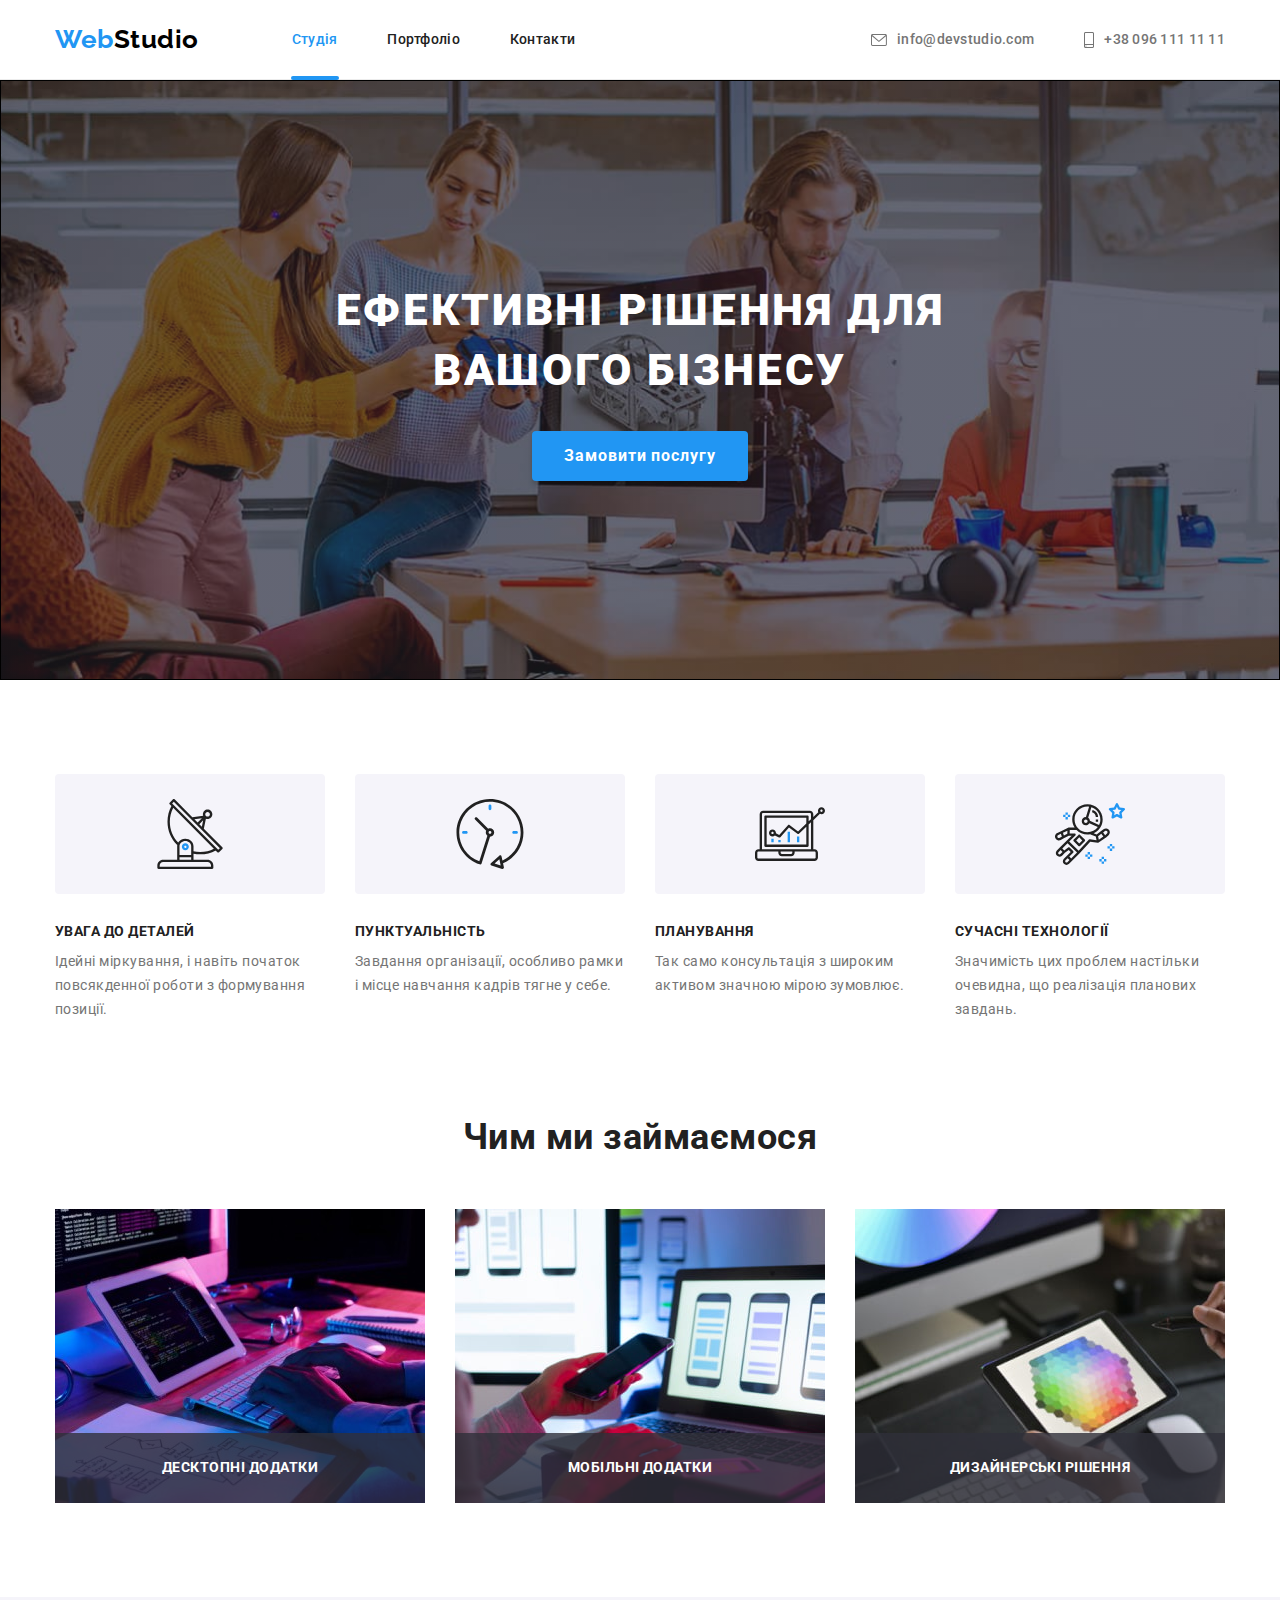
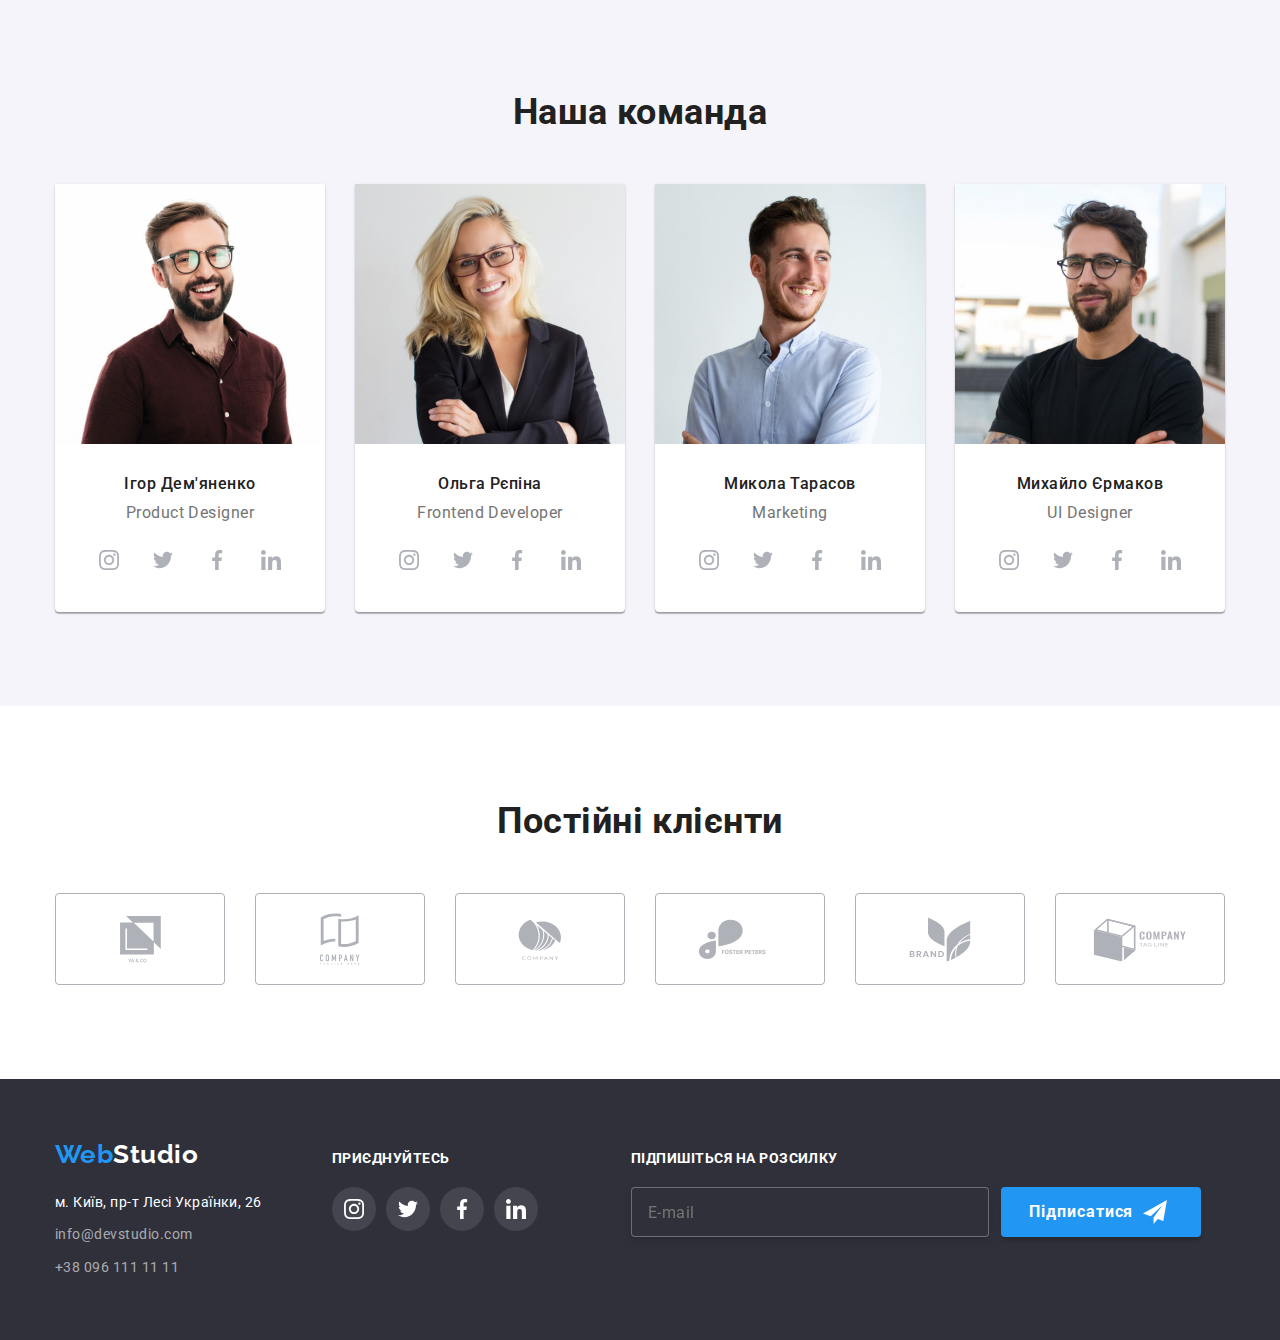
<file: index.html>
<!DOCTYPE html>
<html lang="en">
  <head>
    <meta charset="UTF-8" />
    <meta http-equiv="X-UA-Compatible" content="IE=edge" />
    <meta name="viewport" content="width=device-width, initial-scale=1.0" />
    <title>Document</title>
    <link
      href="https://fonts.googleapis.com/css2?family=Raleway:wght@700&family=Roboto:wght@400;500;700;900&display=swap"
      rel="stylesheet"
    />
    <link
      rel="stylesheet"
      href="https://cdnjs.cloudflare.com/ajax/libs/modern-normalize/1.1.0/modern-normalize.min.css"
    />
    <link rel="stylesheet" href="./css/styles.css" />
  </head>
  <body class="page">
    <header class="page-header">
      <div class="container main-nav">
        <nav class="site-nav">
          <a class="logo link" href="./index.html" aria-label="Логотип"
            ><span class="logo-accent">Web</span
            ><span class="logo-black">Studio</span>
          </a>

          <ul class="list">
            <li class="nav">
              <a href="./index.html" class="link current current-studio"
                >Студія</a
              >
            </li>
            <li class="nav">
              <a href="./portfolio.html" class="link">Портфоліо</a>
            </li>
            <li class="nav"><a href="#" class="link">Контакти</a></li>
          </ul>
        </nav>
        <ul class="contacts list">
          <li class="nav">
            <a class="link" href="mailto:info@devstudio.com">
              <svg class="icon" width="16" height="12">
                <use href="./images/icons.svg#icon-envelope"></use></svg
              >info@devstudio.com</a
            >
          </li>
          <li class="nav">
            <a class="link" href="tel:+380961111111">
              <svg class="icon" width="10" height="16">
                <use href="./images/icons.svg#icon-smartphone"></use></svg
              >+38 096 111 11 11</a
            >
          </li>
        </ul>
      </div>
    </header>
    <main>
      <section class="hero">
        <div class="hero-content">
          <h1 class="hero-title">Ефективні рішення для вашого бізнесу</h1>
          <button class="button-primery" type="button" data-modal-open>
            Замовити послугу
          </button>
        </div>
        <div class="backdrop is-hidden" data-modal>
          <div class="modal">
            <button class="close-button" type="button" data-modal-close>
              <svg class="close" width="18" height="18">
                <use href="./images/icons.svg#icon-close"></use>
              </svg>
            </button>

            <form class="form">
              <p class="form-title">Залиште свої дані, ми вам передзвонимо</p>
              <div class="form-field">
                <label for="name">Ім'я</label>
                <input type="text" name="name" id="name" />
                <svg class="icon-form" width="18" height="18">
                  <use href="./images/icons.svg#icon-person"></use>
                </svg>
              </div>
              <div class="form-field">
                <label for="tel">Телефон</label>

                <input type="number" name="tel" id="tel" />
                <svg class="icon-form" width="18" height="18">
                  <use href="./images/icons.svg#icon-phone"></use>
                </svg>
              </div>
              <div class="form-field">
                <label for="email">Пошта</label>

                <input type="email" name="email" id="email" />
                <svg class="icon-form" width="18" height="18">
                  <use href="./images/icons.svg#icon-email"></use>
                </svg>
              </div>
              <div class="form-field comment">
                <label for="comment">Коментар</label>
                <textarea
                  name="comment"
                  id="comment"
                  placeholder="Введіть текст"
                ></textarea>
              </div>
              <div class="policy">
                <label for="policy">
                  <input
                    class="checkbox"
                    type="checkbox"
                    name="policy"
                    id="policy"
                  />
                  <span class="check-icon">
                    <svg width="11" height="8">
                      <use href="./images/icons.svg#icon-check"></use>
                    </svg>
                  </span>
                  Погоджуюся з розсилкою та приймаю<a
                    class="policy-link"
                    href="#"
                    target="_blank"
                    >Умови договору</a
                  ></label
                >
              </div>
              <button class="form-button" type="submit">Відправити</button>
            </form>
          </div>
        </div>
      </section>

      <section class="section properties">
        <div class="container">
          <h2 class="visually-hidden">Особливості</h2>
          <ul class="list items">
            <li class="descrip">
              <div class="prop-picture">
                <svg width="70" height="70">
                  <use href="./images/icons.svg#icon-antenna"></use>
                </svg>
              </div>
              <h3 class="title">УВАГА ДО ДЕТАЛЕЙ</h3>
              <p class="text">
                Ідейні міркування, і навіть початок повсякденної роботи з
                формування позиції.
              </p>
            </li>
            <li class="descrip">
              <div class="prop-picture">
                <svg width="70" height="70">
                  <use href="./images/icons.svg#icon-clock"></use>
                </svg>
              </div>
              <h3 class="title">ПУНКТУАЛЬНІСТЬ</h3>
              <p class="text">
                Завдання організації, особливо рамки і місце навчання кадрів
                тягне у себе.
              </p>
            </li>
            <li class="descrip">
              <div class="prop-picture">
                <svg width="70" height="70">
                  <use href="./images/icons.svg#icon-diagram"></use>
                </svg>
              </div>
              <h3 class="title">ПЛАНУВАННЯ</h3>
              <p class="text">
                Так само консультація з широким активом значною мірою зумовлює.
              </p>
            </li>
            <li class="descrip">
              <div class="prop-picture">
                <svg width="70" height="70">
                  <use href="./images/icons.svg#icon-astronaut"></use>
                </svg>
              </div>
              <h3 class="title">СУЧАСНІ ТЕХНОЛОГІЇ</h3>
              <p class="text">
                Значимість цих проблем настільки очевидна, що реалізація
                планових завдань.
              </p>
            </li>
          </ul>
        </div>
      </section>
      <section class="section">
        <div class="container">
          <h2 class="main-title">Чим ми займаємося</h2>
          <ul class="list work">
            <li class="pictures">
              <img
                class="work-picture"
                src="./images/box1.jpg"
                alt="Робота з десктоп"
                width="370"
                height="294"
              />
              <p class="picture-desc">Десктопні додатки</p>
            </li>
            <li class="pictures">
              <img
                class="work-picture"
                src="./images/box2.jpg"
                alt="Робота з мобільними пристроями"
                width="370"
                height="294"
              />
              <p class="picture-desc">Мобільні додатки</p>
            </li>
            <li class="pictures">
              <img
                class="work-picture"
                src="./images/box3.jpg"
                alt="Робота з планшетами"
                width="370"
                height="294"
              />
              <p class="picture-desc">Дизайнерські рішення</p>
            </li>
          </ul>
        </div>
      </section>

      <section class="team">
        <div class="container">
          <h2 class="main-title">Наша команда</h2>
          <ul class="list team-list">
            <li class="team-item">
              <div class="team-thumb">
                <img
                  class="photo"
                  src="./images/photo1.jpg"
                  alt="Фото Ігора"
                  width="270"
                  height="260"
                />
                <h3 class="subtitle">Ігор Дем'яненко</h3>
                <p class="desc">Product Designer</p>
                <ul class="list soc-med-list">
                  <li class="soc-med-item">
                    <a
                      class="soc-med-link"
                      href="#"
                      target="_blank"
                      aria-label="Instagram"
                    >
                      <svg width="20" height="20">
                        <use href="./images/icons.svg#icon-instagram"></use>
                      </svg>
                    </a>
                  </li>
                  <li class="soc-med-item">
                    <a
                      class="soc-med-link"
                      href="#"
                      target="_blank"
                      aria-label="Twitter"
                    >
                      <svg width="20" height="20">
                        <use href="./images/icons.svg#icon-twitter"></use>
                      </svg>
                    </a>
                  </li>
                  <li class="soc-med-item">
                    <a
                      class="soc-med-link"
                      href="#"
                      target="_blank"
                      aria-label="Facebook"
                    >
                      <svg width="20" height="20">
                        <use href="./images/icons.svg#icon-facebook"></use>
                      </svg>
                    </a>
                  </li>
                  <li class="soc-med-item">
                    <a
                      class="soc-med-link"
                      href="#"
                      target="_blank"
                      aria-label="Linkedin"
                    >
                      <svg width="20" height="20">
                        <use href="./images/icons.svg#icon-linkedin"></use>
                      </svg>
                    </a>
                  </li>
                </ul>
              </div>
            </li>
            <li class="team-item">
              <div class="team-thumb">
                <img
                  class="photo"
                  src="./images/photo2.jpg"
                  alt="Фото Ольги"
                  width="270"
                  height="260"
                />

                <h3 class="subtitle">Ольга Рєпіна</h3>
                <p class="desc">Frontend Developer</p>
                <ul class="list soc-med-list">
                  <li class="soc-med-item">
                    <a
                      class="soc-med-link"
                      href="#"
                      target="_blank"
                      aria-label="Instagram"
                    >
                      <svg width="20" height="20">
                        <use href="./images/icons.svg#icon-instagram"></use>
                      </svg>
                    </a>
                  </li>
                  <li class="soc-med-item">
                    <a
                      class="soc-med-link"
                      href="#"
                      target="_blank"
                      aria-label="Twitter"
                    >
                      <svg width="20" height="20">
                        <use href="./images/icons.svg#icon-twitter"></use>
                      </svg>
                    </a>
                  </li>
                  <li class="soc-med-item">
                    <a
                      class="soc-med-link"
                      href="#"
                      target="_blank"
                      aria-label="Facebook"
                    >
                      <svg width="20" height="20">
                        <use href="./images/icons.svg#icon-facebook"></use>
                      </svg>
                    </a>
                  </li>
                  <li class="soc-med-item">
                    <a
                      class="soc-med-link"
                      href="#"
                      target="_blank"
                      aria-label="Linkedin"
                    >
                      <svg width="20" height="20">
                        <use href="./images/icons.svg#icon-linkedin"></use>
                      </svg>
                    </a>
                  </li>
                </ul>
              </div>
            </li>
            <li class="team-item">
              <div class="team-thumb">
                <img
                  class="photo"
                  src="./images/photo3.jpg"
                  alt="Фото Миколи"
                  width="270"
                  height="260"
                />

                <h3 class="subtitle">Микола Тарасов</h3>
                <p class="desc">Marketing</p>
                <ul class="list soc-med-list">
                  <li class="soc-med-item">
                    <a
                      class="soc-med-link"
                      href="#"
                      target="_blank"
                      aria-label="Instagram"
                    >
                      <svg width="20" height="20">
                        <use href="./images/icons.svg#icon-instagram"></use>
                      </svg>
                    </a>
                  </li>
                  <li class="soc-med-item">
                    <a
                      class="soc-med-link"
                      href="#"
                      target="_blank"
                      aria-label="Twitter"
                    >
                      <svg width="20" height="20">
                        <use href="./images/icons.svg#icon-twitter"></use>
                      </svg>
                    </a>
                  </li>
                  <li class="soc-med-item">
                    <a
                      class="soc-med-link"
                      href="#"
                      target="_blank"
                      aria-label="Facebook"
                    >
                      <svg width="20" height="20">
                        <use href="./images/icons.svg#icon-facebook"></use>
                      </svg>
                    </a>
                  </li>
                  <li class="soc-med-item">
                    <a
                      class="soc-med-link"
                      href="#"
                      target="_blank"
                      aria-label="Linkedin"
                    >
                      <svg width="20" height="20">
                        <use href="./images/icons.svg#icon-linkedin"></use>
                      </svg>
                    </a>
                  </li>
                </ul>
              </div>
            </li>
            <li class="team-item">
              <div class="team-thumb">
                <img
                  class="photo"
                  src="./images/photo4.jpg"
                  alt="Фото Михайла"
                  width="270"
                  height="260"
                />

                <h3 class="subtitle">Михайло Єрмаков</h3>
                <p class="desc">UI Designer</p>
                <ul class="list soc-med-list">
                  <li class="soc-med-item">
                    <a
                      class="soc-med-link"
                      href="#"
                      target="_blank"
                      aria-label="Instagram"
                    >
                      <svg width="20" height="20">
                        <use href="./images/icons.svg#icon-instagram"></use>
                      </svg>
                    </a>
                  </li>
                  <li class="soc-med-item">
                    <a
                      class="soc-med-link"
                      href="#"
                      target="_blank"
                      aria-label="Twitter"
                    >
                      <svg width="20" height="20">
                        <use href="./images/icons.svg#icon-twitter"></use>
                      </svg>
                    </a>
                  </li>
                  <li class="soc-med-item">
                    <a
                      class="soc-med-link"
                      href="#"
                      target="_blank"
                      aria-label="Facebook"
                    >
                      <svg width="20" height="20">
                        <use href="./images/icons.svg#icon-facebook"></use>
                      </svg>
                    </a>
                  </li>
                  <li class="soc-med-item">
                    <a
                      class="soc-med-link"
                      href="#"
                      target="_blank"
                      aria-label="Linkedin"
                    >
                      <svg width="20" height="20">
                        <use href="./images/icons.svg#icon-linkedin"></use>
                      </svg>
                    </a>
                  </li>
                </ul>
              </div>
            </li>
          </ul>
        </div>
      </section>
      <section class="clients">
        <div class="container">
          <h2 class="main-title">Постійні клієнти</h2>
          <ul class="list clients-list">
            <li class="client-item">
              <a
                class="client-link"
                href="#"
                target="_blank"
                aria-label="Лого компанії клієнта"
                rel="noopener noreferrer"
              >
                <svg width="41" height="46.7">
                  <use href="./images/icons.svg#icon-group"></use>
                </svg>
              </a>
            </li>
            <li class="client-item">
              <a
                class="client-link"
                href="#"
                target="_blank"
                aria-label="Лого компанії клієнта"
                rel="noopener noreferrer"
              >
                <svg width="40" height="52">
                  <use href="./images/icons.svg#icon-group-1"></use>
                </svg>
              </a>
            </li>
            <li class="client-item">
              <a
                class="client-link"
                href="#"
                target="_blank"
                aria-label="Лого компанії клієнта"
                rel="noopener noreferrer"
              >
                <svg width="43.46" height="41.18">
                  <use href="./images/icons.svg#icon-group-2"></use>
                </svg>
              </a>
            </li>
            <li class="client-item">
              <a
                class="client-link"
                href="#"
                target="_blank"
                aria-label="Лого компанії клієнта"
                rel="noopener noreferrer"
              >
                <svg width="84.44" height="40.62">
                  <use href="./images/icons.svg#icon-group-3"></use>
                </svg>
              </a>
            </li>
            <li class="client-item">
              <a
                class="client-link"
                href="#"
                target="_blank"
                aria-label="Лого компанії клієнта"
                rel="noopener noreferrer"
              >
                <svg width="62.54" height="45.43">
                  <use href="./images/icons.svg#icon-group-4"></use>
                </svg>
              </a>
            </li>
            <li class="client-item">
              <a
                class="client-link"
                href="#"
                target="_blank"
                aria-label="Лого компанії клієнта"
                rel="noopener noreferrer"
              >
                <svg width="93.79" height="43.93">
                  <use href="./images/icons.svg#icon-group-5"></use>
                </svg>
              </a>
            </li>
          </ul>
        </div>
      </section>
    </main>
    <footer class="footer">
      <div class="container foot-cont">
        <div>
          <a class="logo" href="./index.html"
            ><span class="logo-accent">Web</span
            ><span class="logo-white">Studio</span></a
          >
          <address>
            <ul class="list">
              <li class="links">
                <a
                  class="link address"
                  href="https://www.google.com/maps/place/%D0%B1%D1%83%D0%BB%D1%8C%D0%B2%D0%B0%D1%80+%D0%9B%D0%B5%D1%81%D1%96+%D0%A3%D0%BA%D1%80%D0%B0%D1%97%D0%BD%D0%BA%D0%B8,+26,+%D0%9A%D0%B8%D1%97%D0%B2,+02000/@50.4265807,30.5361971,17z/data=!3m1!4b1!4m5!3m4!1s0x40d4cf0e033ecbe9:0x57a4dffefec77da0!8m2!3d50.4265807!4d30.5383858"
                  target="_blank"
                  title="noopener noreferrer"
                  >м. Київ, пр-т Лесі Українки, 26
                </a>
              </li>
              <li class="links">
                <a
                  class="link item"
                  href="mailto:info@devstudio.com"
                  target="_blank"
                  >info@devstudio.com</a
                >
              </li>
              <li class="links">
                <a class="link item" href="tel:+380961111111" target="_blank"
                  >+38 096 111 11 11</a
                >
              </li>
            </ul>
          </address>
        </div>
        <div class="social-media">
          <p class="footer-text">приєднуйтесь</p>
          <ul class="list sm-list">
            <li class="sm-item">
              <a
                class="sm-link"
                href="#"
                target="_blank"
                aria-label="Instagram"
              >
                <svg width="20" height="20">
                  <use href="./images/icons.svg#icon-instagram"></use>
                </svg>
              </a>
            </li>
            <li class="sm-item">
              <a class="sm-link" href="#" target="_blank" aria-label="Twitter">
                <svg width="20" height="20">
                  <use href="./images/icons.svg#icon-twitter"></use>
                </svg>
              </a>
            </li>
            <li class="sm-item">
              <a class="sm-link" href="#" target="_blank" aria-label="Facebook">
                <svg width="20" height="20">
                  <use href="./images/icons.svg#icon-facebook"></use>
                </svg>
              </a>
            </li>
            <li class="sm-item">
              <a class="sm-link" href="#" target="_blank" aria-label="Linkedin">
                <svg width="20" height="20">
                  <use href="./images/icons.svg#icon-linkedin"></use>
                </svg>
              </a>
            </li>
          </ul>
        </div>
        <div class="foot-send">
          <div class="send">
            <label for="send">Підпишіться на розсилку</label>
            <input type="email" name="send" id="send" placeholder="E-mail" />
          </div>
          <button class="send-button" type="submit">
            Підписатися
            <svg class="send-picture" width="24" height="24">
              <use href="./images/icons.svg#icon-send"></use>
            </svg>
          </button>
        </div>
      </div>
    </footer>
    <script src="./modal.js"></script>
  </body>
</html>
</file>
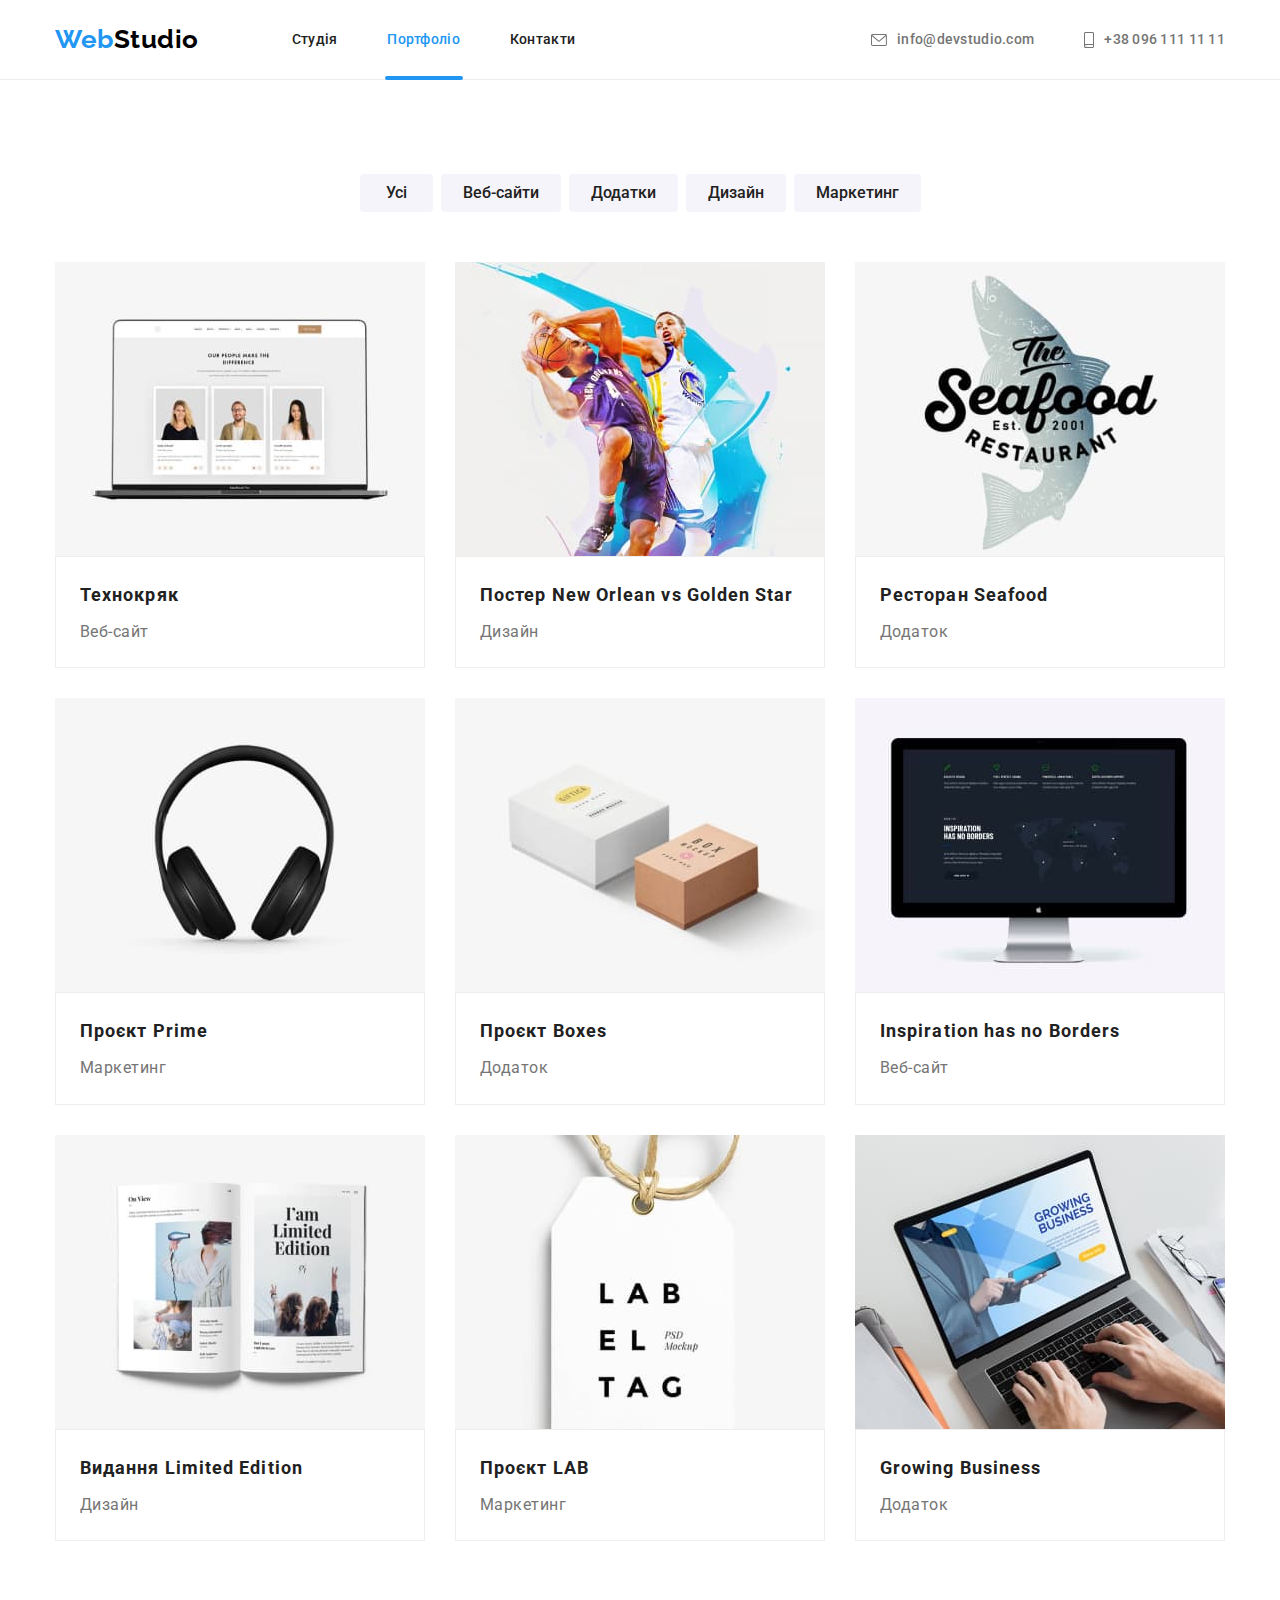
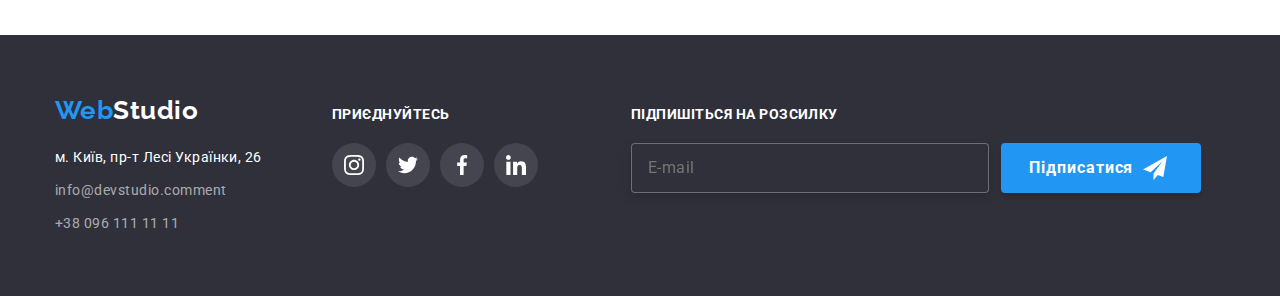
<file: portfolio.html>
<!DOCTYPE html>
<html lang="en">
  <head>
    <meta charset="UTF-8" />
    <meta http-equiv="X-UA-Compatible" content="IE=edge" />
    <meta name="viewport" content="width=device-width, initial-scale=1.0" />
    <title>Document</title>
    <link
      href="https://fonts.googleapis.com/css2?family=Raleway:wght@700&family=Roboto:wght@400;500;700;900&display=swap"
      rel="stylesheet"
    />
    <link
      rel="stylesheet"
      href="https://cdnjs.cloudflare.com/ajax/libs/modern-normalize/1.1.0/modern-normalize.min.css"
    />
    <link rel="stylesheet" href="./css/styles.css" />
  </head>
  <body class="page">
    <header class="page-header">
      <div class="container main-nav">
        <nav class="site-nav">
          <a class="logo link" href="./index.html" aria-label="Логотип"
            ><span class="logo-accent">Web</span
            ><span class="logo-black">Studio</span></a
          >

          <ul class="list">
            <li class="nav"><a href="./index.html" class="link">Студія</a></li>
            <li class="nav">
              <a href="./portfolio.html" class="link current current-portfolio"
                >Портфоліо</a
              >
            </li>
            <li class="nav"><a href="#" class="link">Контакти</a></li>
          </ul>
        </nav>
        <ul class="contacts list">
          <li class="nav">
            <a href="mailto:info@devstudio.com" class="link">
              <svg class="icon" width="16" height="12">
                <use href="./images/icons.svg#icon-envelope"></use></svg
              >info@devstudio.com</a
            >
          </li>
          <li class="nav">
            <a href="tel:+380961111111" class="link">
              <svg class="icon" width="10" height="16">
                <use href="./images/icons.svg#icon-smartphone"></use></svg
              >+38 096 111 11 11</a
            >
          </li>
        </ul>
      </div>
    </header>
    <main>
      <section class="section">
        <div class="container">
          <h1 class="visually-hidden">Наші роботи</h1>
          <ul class="list button-list">
            <li class="item">
              <button type="button" class="button-secondary">Усі</button>
            </li>
            <li class="item">
              <button type="button" class="button-secondary">Веб-сайти</button>
            </li>
            <li class="item">
              <button type="button" class="button-secondary">Додатки</button>
            </li>
            <li class="item">
              <button type="button" class="button-secondary">Дизайн</button>
            </li>
            <li class="item">
              <button type="button" class="button-secondary">Маркетинг</button>
            </li>
          </ul>
          <ul class="list port-list">
            <li class="port-item">
              <a href="#" class="link">
                <div class="port-thumb">
                  <img
                    src="./images/portfolio1.jpg"
                    alt="Ноутбук"
                    width="370"
                    height="294"
                    class="port-img"
                  />
                  <div class="portfolio-content">
                    <p>
                      Ресурс пропонує комплексні пропозиції з різним рівнем
                      функціоналу та сервісів. Все це дозволить відвідувачу
                      отримати вичерпні відомості про компанію чи приватну
                      особу.
                    </p>
                  </div>
                </div>
                <div class="border">
                  <h2 class="portfolio-title">Технокряк</h2>
                  <p class="portfolio-text">Веб-сайт</p>
                </div>
              </a>
            </li>
            <li class="port-item">
              <a href="#" class="link">
                <div class="port-thumb">
                  <img
                    src="./images/portfolio2.jpg"
                    alt="Два баскетболіста"
                    width="370"
                    height="294"
                    class="port-img"
                  />
                  <div class="portfolio-content">
                    <p>
                      Ресурс пропонує комплексні пропозиції з різним рівнем
                      функціоналу та сервісів. Все це дозволить відвідувачу
                      отримати вичерпні відомості про компанію чи приватну
                      особу.
                    </p>
                  </div>
                </div>
                <div class="border">
                  <h2 class="portfolio-title">
                    Постер New Orlean vs Golden Star
                  </h2>
                  <p class="portfolio-text">Дизайн</p>
                </div>
              </a>
            </li>
            <li class="port-item">
              <a href="#" class="link">
                <div class="port-thumb">
                  <img
                    src="./images/portfolio3.jpg"
                    alt="Лого ресторану"
                    width="370"
                    height="294"
                    class="port-img"
                  />
                  <div class="portfolio-content">
                    <p>
                      Ресурс пропонує комплексні пропозиції з різним рівнем
                      функціоналу та сервісів. Все це дозволить відвідувачу
                      отримати вичерпні відомості про компанію чи приватну
                      особу.
                    </p>
                  </div>
                </div>
                <div class="border">
                  <h2 class="portfolio-title">Ресторан Seafood</h2>
                  <p class="portfolio-text">Додаток</p>
                </div>
              </a>
            </li>
            <li class="port-item">
              <a href="#" class="link">
                <div class="port-thumb">
                  <img
                    src="./images/portfolio4.jpg"
                    alt="Навушники"
                    width="370"
                    height="294"
                    class="port-img"
                  />
                  <div class="portfolio-content">
                    <p>
                      Ресурс пропонує комплексні пропозиції з різним рівнем
                      функціоналу та сервісів. Все це дозволить відвідувачу
                      отримати вичерпні відомості про компанію чи приватну
                      особу.
                    </p>
                  </div>
                </div>
                <div class="border">
                  <h2 class="portfolio-title">Проєкт Prime</h2>
                  <p class="portfolio-text">Маркетинг</p>
                </div>
              </a>
            </li>
            <li class="port-item">
              <a href="#" class="link">
                <div class="port-thumb">
                  <img
                    src="./images/portfolio5.jpg"
                    alt="Дві коробки"
                    width="370"
                    height="294"
                    class="port-img"
                  />
                  <div class="portfolio-content">
                    <p>
                      Ресурс пропонує комплексні пропозиції з різним рівнем
                      функціоналу та сервісів. Все це дозволить відвідувачу
                      отримати вичерпні відомості про компанію чи приватну
                      особу.
                    </p>
                  </div>
                </div>
                <div class="border">
                  <h2 class="portfolio-title">Проєкт Boxes</h2>
                  <p class="portfolio-text">Додаток</p>
                </div>
              </a>
            </li>
            <li class="port-item">
              <a href="#" class="link">
                <div class="port-thumb">
                  <img
                    src="./images/portfolio6.jpg"
                    alt="Монітор"
                    width="370"
                    height="294"
                    class="port-img"
                  />
                  <div class="portfolio-content">
                    <p>
                      Ресурс пропонує комплексні пропозиції з різним рівнем
                      функціоналу та сервісів. Все це дозволить відвідувачу
                      отримати вичерпні відомості про компанію чи приватну
                      особу.
                    </p>
                  </div>
                </div>
                <div class="border">
                  <h2 class="portfolio-title">Inspiration has no Borders</h2>
                  <p class="portfolio-text">Веб-сайт</p>
                </div>
              </a>
            </li>
            <li class="port-item">
              <a href="#" class="link">
                <div class="port-thumb">
                  <img
                    src="./images/portfolio7.jpg"
                    alt="Сторінки журналу"
                    width="370"
                    height="294"
                    class="port-img"
                  />
                  <div class="portfolio-content">
                    <p>
                      Ресурс пропонує комплексні пропозиції з різним рівнем
                      функціоналу та сервісів. Все це дозволить відвідувачу
                      отримати вичерпні відомості про компанію чи приватну
                      особу.
                    </p>
                  </div>
                </div>
                <div class="border">
                  <h2 class="portfolio-title">Видання Limited Edition</h2>
                  <p class="portfolio-text">Дизайн</p>
                </div>
              </a>
            </li>
            <li class="port-item">
              <a href="#" class="link">
                <div class="port-thumb">
                  <img
                    src="./images/portfolio8.jpg"
                    alt="Етикетка"
                    width="370"
                    height="294"
                    class="port-img"
                  />
                  <div class="portfolio-content">
                    <p>
                      Ресурс пропонує комплексні пропозиції з різним рівнем
                      функціоналу та сервісів. Все це дозволить відвідувачу
                      отримати вичерпні відомості про компанію чи приватну
                      особу.
                    </p>
                  </div>
                </div>
                <div class="border">
                  <h2 class="portfolio-title">Проєкт LAB</h2>
                  <p class="portfolio-text">Маркетинг</p>
                </div>
              </a>
            </li>
            <li class="port-item">
              <a href="#" class="link">
                <div class="port-thumb">
                  <img
                    src="./images/portfolio9.jpg"
                    alt="Ноутбук"
                    width="370"
                    height="294"
                    class="port-img"
                  />
                  <div class="portfolio-content">
                    <p>
                      Ресурс пропонує комплексні пропозиції з різним рівнем
                      функціоналу та сервісів. Все це дозволить відвідувачу
                      отримати вичерпні відомості про компанію чи приватну
                      особу.
                    </p>
                  </div>
                </div>
                <div class="border">
                  <h2 class="portfolio-title">Growing Business</h2>
                  <p class="portfolio-text">Додаток</p>
                </div>
              </a>
            </li>
          </ul>
        </div>
      </section>
    </main>
    <footer class="footer">
      <div class="container foot-cont">
        <div>
          <a href="./index.html" class="logo"
            ><span class="logo-accent">Web</span
            ><span class="logo-white">Studio</span></a
          >
          <address>
            <ul class="list">
              <li class="links">
                <a
                  href="https://www.google.com/maps/place/%D0%B1%D1%83%D0%BB%D1%8C%D0%B2%D0%B0%D1%80+%D0%9B%D0%B5%D1%81%D1%96+%D0%A3%D0%BA%D1%80%D0%B0%D1%97%D0%BD%D0%BA%D0%B8,+26,+%D0%9A%D0%B8%D1%97%D0%B2,+02000/@50.4265807,30.5361971,17z/data=!3m1!4b1!4m5!3m4!1s0x40d4cf0e033ecbe9:0x57a4dffefec77da0!8m2!3d50.4265807!4d30.5383858"
                  target="_blank"
                  title="noopener noreferrer"
                  class="link address"
                  >м. Київ, пр-т Лесі Українки, 26
                </a>
              </li>
              <li class="links">
                <a href="mailto:info@devstudio.com" class="link item"
                  >info@devstudio.comment
                </a>
              </li>
              <li class="links">
                <a href="tel:+380961111111" class="link item"
                  >+38 096 111 11 11
                </a>
              </li>
            </ul>
          </address>
        </div>
        <div class="social-media">
          <p class="footer-text">приєднуйтесь</p>
          <ul class="list sm-list">
            <li class="sm-item">
              <a
                class="sm-link"
                href="#"
                target="_blank"
                aria-label="Instagram"
              >
                <svg width="20" height="20">
                  <use href="./images/icons.svg#icon-instagram"></use>
                </svg>
              </a>
            </li>
            <li class="sm-item">
              <a href="#" target="_blank" aria-label="Twitter" class="sm-link">
                <svg width="20" height="20">
                  <use href="./images/icons.svg#icon-twitter"></use>
                </svg>
              </a>
            </li>
            <li class="sm-item">
              <a href="#" target="_blank" aria-label="Facebook" class="sm-link">
                <svg width="20" height="20">
                  <use href="./images/icons.svg#icon-facebook"></use>
                </svg>
              </a>
            </li>
            <li class="sm-item">
              <a href="#" target="_blank" aria-label="Linkedin" class="sm-link">
                <svg width="20" height="20">
                  <use href="./images/icons.svg#icon-linkedin"></use>
                </svg>
              </a>
            </li>
          </ul>
        </div>
        <div class="foot-send">
          <div class="send">
            <label for="send">Підпишіться на розсилку</label>
            <input type="email" name="send" id="send" placeholder="E-mail" />
          </div>
          <button type="submit" class="send-button">
            Підписатися
            <svg width="24" height="24" class="send-picture">
              <use href="./images/icons.svg#icon-send"></use>
            </svg>
          </button>
        </div>
      </div>
    </footer>
  </body>
</html>
</file>
<file: css/styles.css>
:root {
    --primary-text-color: #212121;
    --primary-white-color: #FFFFFF;
    --second-text-color: #757575;
    --accent-color: #2196F3;
    --active-button-color: #188CE8;
    --dark-background-color: #2F303A;
    --light-background-color: #F5F4FA;
    --rarely-black: #000000;
    --page-header-border: #ECECEC;
    --portfolio-border: #EEEEEE;
    --main-link-color: #AFB1B8;
    --footer-link-color: rgba(255, 255, 255, 0.6);
}

/* body */
.page {
    color: var(--primary-text-color);
    background-color: var(--primary-white-color);
    
    font-family: Roboto, sans-serif;
    letter-spacing: 0.03em;
}
.visually-hidden {
    position: absolute;
    width: 1px;
    height: 1px;
    margin: -1px;
    border: 0;
    padding: 0;

    white-space: nowrap;
    clip-path: inset(100%);
    clip: rect(0 0 0 0);
    overflow: hidden;
}

.container {
    margin-left: auto;
    margin-right: auto;
    width: 1200px;
    padding-left: 15px;
    padding-right: 15px;
}

.link {
    text-decoration: none;

    transition-duration: 250ms;
    transition-timing-function: cubic-bezier(0.4, 0, 0.2, 1);
}
ul,
p,
h1,
h2,
h3 {
    margin-top: 0;
    margin-bottom: 0;
}

ul {
    padding-left: 0;
}
.button {
    font-family: inherit;
    padding: 0;
    margin: 0;
}
/* header */
.page-header {
    border-bottom: 1px solid var(--page-header-border);
}

.main-nav {
    display: flex;
    align-items: center;
    
}

.logo-accent {
    color:var(--accent-color);
}

.logo-black {
    color: var(--rarely-black);
}

.logo-white {
    color: var(--primary-white-color);
}

.site-nav .link,
.contacts .link {
    display: flex;
    padding-top: 24px;
    padding-bottom: 24px;
    align-items: center;
    justify-content: center;

    color: var(--primary-text-color);

    font-weight: 500;
    font-size: 14px;
    line-height: 1.14;
    letter-spacing: 0.02em;
}
.site-nav .logo {
    
    margin-right: 93px;

    font-family: Raleway, sans-serif;
    font-weight: 700;
    font-size: 26px;
    line-height: 1.2;

    text-decoration: none;
}
.list .nav:not(:last-child) {
    margin-right: 50px;
}

.site-nav {
    display: flex;
}

.site-nav .list{
    display: flex;
    align-items: center;
}

.contacts {
    display: flex;
    margin-left: auto;
}
.icon {
   margin-right: 10px;
   fill: currentColor;
}
.contacts .link {
    color: var(--second-text-color);
}
.current {
    position: relative;

}
.current::after {
   position: absolute;
   bottom: -8px;
   content: "";
   width: 48px; 
   height: 4px;
   border-radius: 2px;
   background-color: var(--accent-color);
}

.current-portfolio::after { 
    position: absolute;
    bottom: -8px;
    
    content: "";
    width: 78px;
    height: 4px;
    border-radius: 2px;
    background-color: var(--accent-color);
    
}

.site-nav .link.current {
    color: var(--accent-color);
}

/* hero */
.hero {
    max-width: 1600px;
    height: 600px;
    margin-left: auto;
    margin-right: auto; 
    background-image: linear-gradient(
        to right,
        rgba(47, 48, 58, 0.4),
        rgba(47, 48, 58, 0.4)
    ),
    url('../images/header-img.jpg');
    border: 1px solid #000000;
    background-repeat: no-repeat;
    background-position: center;
    background-size: cover;
    background-color: #C4C4C4;
    
    padding-top: 200px;
    padding-bottom: 200px;
    text-align: center;
   
}
.hero-content {
    width: 696px;
    text-align: center;
    margin-left: auto;
    margin-right: auto;
}

.hero-title {
    margin-bottom: 30px;

    color: var(--primary-white-color);
   
    font-weight: 900;
    font-size: 44px;
    line-height: 1.36;
    letter-spacing: 0.06em;
    text-transform: uppercase;
}

.button-primery {
    display: inline-block;
    border-radius: 4px;
    min-width: 216px;
    padding: 10px 32px;

    color: var(--primary-white-color);
    background-color: var(--accent-color);
    box-shadow: 0px 4px 4px rgba(0, 0, 0, 0.15);

    border: none;

    font-family: inherit;
    font-weight: 700;
    font-size: 16px;
    line-height: 1.9;
    align-items: center;
    letter-spacing: 0.06em;

    cursor: pointer;

    transition-duration: 250ms;
    transition-timing-function: cubic-bezier(0.4, 0, 0.2, 1);
}
.button-primery:hover,
.button-primery:focus {
    background-color: var(--active-button-color);
    transform: 250ms cubic-bezier(0.4, 0, 0.2, 1);
}

.backdrop {
    position: fixed;
    top: 0;
    left: 0;
    width: 100%;
    height:100%;
    background-color: rgba(0, 0, 0, 0.2);

    opacity: 1;
    transition: opacity 250ms cubic-bezier(0.4, 0, 0.2, 1);
    z-index: 9;
}
.backdrop.is-hidden {
    opacity: 0;
    pointer-events: none;
}
.backdrop.is-hidden .modal {
    transform: translate(-50%, -50%);
}
.modal {
    position: absolute;
    top: 50%;
    left: 50%;
    transform: translate(-50%, -50%);
    width: 528px;
    height: 581px;
    background-color: var(--primary-white-color);
    box-shadow: 0px 1px 3px rgba(0, 0, 0, 0.12), 0px 1px 1px rgba(0, 0, 0, 0.14), 0px 2px 1px rgba(0, 0, 0, 0.2);
    border-radius: 4px;

    transition: transform 250ms cubic-bezier(0.4, 0, 0.2, 1);
  

}
.close-button {
    position: absolute;
    top: 8px;
    right: 8px;
    display: flex;
    align-items: center;
    justify-content: center;
    width: 30px;
    height: 30px;
    padding: 6px;
    border-radius: 50%;
   
    background-color: var(--primary-white-color);
   
    border: 1px solid rgba(0, 0, 0, 0.1);
    cursor: pointer;
}
.close-button:hover,
.close-button:focus {
    fill: var(--accent-color);
}

.form {
    padding: 40px 40px;
   
}
.form-title {
    margin-top: 2px;
    margin-bottom: 12px;
   
    font-weight: 700;
    font-size: 20px;
    line-height: 1.15;
    text-align: center;   
        
}
.form-field {
    display: flex;
    flex-direction: column;
    margin-bottom: 10px;
}
.form-field label {
    margin-bottom: 4px;
    text-align: left;

    font-size: 12px;
    line-height: 1.16;
    letter-spacing: 0.01em;
    color: var(--second-text-color);
    
       
}
.form-field input {
    height: 40px;
    padding: 11px 12px 11px 42px;
   
    border: 1px solid rgba(33, 33, 33, 0.2);
    border-radius: 4px;

    transition-duration: 250ms;
    transition-timing-function: cubic-bezier(0.4, 0, 0.2, 1);

}
.form-field input:hover,
.form-field input:focus {
    border: 1px solid var(--accent-color);
    cursor: pointer;
    outline: transparent;

    transform: transition 250ms cubic-bezier(0.4, 0, 0.2, 1);
    
}
.form-field input:focus + .icon-form {
    fill: var(--accent-color);
}
.form-field {
    position: relative;
}
.icon-form {
    position: absolute;
    bottom: 11px;
    left: 12px;
}
.form-field.comment textarea {
    height: 120px;
    padding: 12px 16px;

    font-size: 12px;
    line-height: 1.16;
    letter-spacing: 0.01em;
    color: rgb(117, 117, 117);

    border: 1px solid rgba(33, 33, 33, 0.2);
    border-radius: 4px;
    resize: none;
}
.form-field textarea:focus {
    border: 1px solid var(--accent-color);
    outline: transparent;

}
.policy {
   
    margin-top: 20px;
    margin-bottom: 30px;
}
.policy label {
    display: inline-flex;
    justify-content: center;
    align-items: center;
  
    font-size: 14px;
    line-height: 1.71;
    color: var(--second-text-color);   
    
}
.policy-link {
    margin-left: 4px;
    color: var(--accent-color);
}
.checkbox {
    appearance: none; 
    position: absolute;
}
.check-icon {
    display: flex;
    align-items: center;
    justify-content: center;
    width: 16px;
    height: 15px;
    border: 1px solid #000000;
    border-width: 2px;
    border-radius: 2px;
    margin-right: 9px;

    fill: var(--primary-white-color);
}
.checkbox:checked + .check-icon {
    background-color: var(--accent-color);
    background-origin: content-box;
    border-color: var(--accent-color);
    
    
}
.form-button {
    min-width: 200px;
    height: 50px;
    padding: 10px 52px;
   
    color: var(--primary-white-color);
    background: var(--accent-color);
    box-shadow: 0px 4px 4px rgba(0, 0, 0, 0.15);
    border-radius: 4px;
    border-color: currentColor;
    border-style: none;
    text-align: center;
    font-weight: 700;
    font-size: 16px;
    line-height: 1.87;
    letter-spacing: 0.06em;
    cursor: pointer;
}
.form-button:hover,
.form-button:focus {
    background-color: var(--active-button-color);
    outline: transparent;
}
/* section */

.section {
  padding-top: 94px;
  padding-bottom: 94px;
}
.properties {
     padding-bottom: 0;
}

.items {
    display: flex;
}

.descrip {
    width: 270px;
}

.items .descrip + .descrip {
    margin-left: 30px;
}
.prop-picture {
    display: flex;
    align-items: center;
    justify-content: center;
    margin-bottom: 30px;

    height: 120px;
    background-color: #F5F4FA;
    border-radius: 4px;
  
}

.title {
    margin-bottom: 10px;

    font-weight: 700;
    font-size: 14px;
    line-height: 1.14;
    text-transform: uppercase;
}

.text {
        color: var(--second-text-color);

        font-size: 14px;
        line-height: 1.7;
}

.main-title {
    margin-bottom: 50px;

    font-weight: 700;
    font-size: 36px;
    line-height: 1.2;
    text-align: center;

}

.work {
    display: flex;
    
}
.pictures {
    display: block;
    position: relative;
    z-index: 1;
    
}
.work-picture { 
    display: block;
    
}
.picture-desc {
    position: absolute;
    bottom: 0;
    height: 70px;
    width: 100%;
    background-color: rgba(47, 48, 58, 0.8);
    padding-top: 27px;
    padding-bottom: 27px;
    color: var(--primary-white-color);
    
    font-weight: 700;
    font-size: 14px;
    line-height: 1.14;
    text-align: center;
    text-transform: uppercase;
    
}

.work .pictures + .pictures {
    margin-left: 30px;
}
.team-list {
    display: flex;
}

.team-list .team-item + .team-item {
    margin-left: 30px;
}

.team {
    padding-top: 94px;
    padding-bottom: 94px;
    background-color: var(--light-background-color);
}
.team-thumb {
    background-color: var(--primary-white-color);
    text-align: center;
    padding-bottom: 30px;
    box-shadow: 0px 1px 3px rgba(0, 0, 0, 0.12), 0px 1px 1px rgba(0, 0, 0, 0.14), 0px 2px 1px rgba(0, 0, 0, 0.2);
    border-radius: 0px 0px 4px 4px;
    
}

.photo {
   display: block;
   margin-bottom: 30px;
  
}

.subtitle {
    margin-bottom: 10px;

    font-weight: 500;
    font-size: 16px;
    line-height: 1.2;
}

.desc {
    color: var(--second-text-color);
    font-size: 16px;
    line-height: 1.2;

    
}

.soc-med-list {
    display: flex;
    margin: 16px 32px 0;
}
.soc-med-link {
    display: flex;
    justify-content: center;
    align-items: center;
    width: 44px;
    height: 44px;
    border-radius: 50%;
    fill: #AFB1B8;

    
    transition-duration: 250ms;
    transition-timing-function: cubic-bezier(0.4, 0, 0.2, 1); 

    
}

    
.soc-med-link:hover,
.soc-med-link:focus {
    fill: var(--primary-white-color);
    background-color: var(--accent-color);
    transform: 250ms cubic-bezier(0.4, 0, 0.2, 1);
}
.soc-med-item + .soc-med-item {
    margin-left: 10px;
}


.list {
    list-style: none;
}
.clients {
    padding-top: 94px;
    padding-bottom: 94px;
}
.clients-list {
    display: flex;
}


.client-item + .client-item {
    margin-left: 30px;
}

.client-link {
    display: flex;
    padding: 16px 32px;

    color: var(--main-link-color);

    width: 170px;
    height: 92px;
    
    border: 1px solid currentColor;
    border-radius: 4px;
    align-items: center;
    justify-content: center;
    fill: currentColor;

    transition-duration: 250ms;
    transition-timing-function: cubic-bezier(0.4, 0, 0.2, 1);

}
.client-link:hover,
.client-link:focus {
   color: var(--accent-color);
   outline: transparent;
    
   transform: 250ms cubic-bezier(0.4, 0, 0.2, 1);
}
/* footer */
.footer {
    padding-top: 60px;
    padding-bottom: 60px;
    background-color: var(--dark-background-color);
}

.footer .logo {
    display: block; 
    margin-top: 0;
    margin-right: 0;
    margin-bottom: 20px;

    font-family: Raleway, sans-serif;
    font-weight: 700;
    font-size: 26px;
    line-height: 1.2;
    
    text-decoration: none;
}
    
.footer .links {
    display: block;
}

.footer .links:not(:last-child) {
    margin-bottom: 9px;
}



.footer .address {
    color: var(--primary-white-color);

    font-style: normal;
    font-size: 14px;
    line-height: 1.7;
}
.foot-cont {
    display: flex;
}
.footer-text {
    margin-top: 12px;
    margin-bottom: 20px;
    font-weight: 700;
    font-size: 14px;
    line-height: 1.14;
    
    text-transform: uppercase;
    
    color: var(--primary-white-color);
}
.social-media {
    margin-left: 70px;
}
.sm-list {
  display: flex;
}
.sm-item + .sm-item {
     margin-left: 10px;
}
.sm-link {
    display: flex;
    justify-content: center;
    align-items: center;
    width: 44px;
    height: 44px;
    border-radius: 50%;
    background-color: rgba(255, 255, 255, 0.1);
    
    fill: var(--primary-white-color);

    transition-duration: 250ms;
    transition-timing-function: cubic-bezier(0.4, 0, 0.2, 1); 

}
.sm-link:hover,
.sm-link:focus {
    background-color: var(--accent-color);
    transform: 250ms cubic-bezier(0.4, 0, 0.2, 1);
}

.item {
    color: var(--footer-link-color);
    
    font-style: normal;
    font-size: 14px;
    line-height: 1.7;     
}
.foot-send {
    display: flex;
    margin-left: 93px;
}
.send {
    display: flex;
    flex-direction: column;
}
.send label {
    margin-top: 12px;
    margin-bottom: 20px;

    font-weight: 700;
    font-size: 14px;
    line-height: 1.14;
    text-transform: uppercase;
    color: var(--primary-white-color);
}
.send input {
    min-width: 358px;
    height: 50px;
    padding: 15px 16px;
    border: 1px solid rgba(255, 255, 255, 0.3);
    filter: drop-shadow(0px 4px 4px rgba(0, 0, 0, 0.15));
    border-radius: 4px;
    background-color: var(--dark-background-color);
    color: rgba(255, 255, 255, 0.6);

    font-size: 16px;
    line-height: 1.25;
    letter-spacing: 0.03em;

}
.send-button {
    display: flex;
    
    min-width: 200px;
    height: 50px;
    padding: 10px 28px;
    margin-left: 12px;
    margin-top: 48px;
    background: var(--accent-color);
    box-shadow: 0px 4px 4px rgba(0, 0, 0, 0.15);
    border-radius: 4px;
    color: var(--primary-white-color);
    border: currentColor;
    
    text-align: left;
    font-weight: 700;
    font-size: 16px;
    line-height: 1.87;
    letter-spacing: 0.06em;

    cursor: pointer;
}
.send-picture {
    
    margin-left: 10px;
    margin-top: 3px;

}


.link:hover,
.link:focus {
    color: var(--accent-color);
    transform: 250ms cubic-bezier(0.4, 0, 0.2, 1);
    
}

/* portfolio */
.button-list {
    display: flex;
    justify-content: center;
    margin-bottom: 50px;
}

.button-list .item + .item {
    margin-left: 8px;
}

.button-secondary {
    border-radius: 4px;
    padding: 6px 22px;
    min-width: 73px;

    color: var(--primary-text-color);
    background-color: var(--light-background-color);

    border: none;

    font-family: inherit;
    font-weight: 500;
    font-size: 16px;
    line-height: 1.6;
    text-align: center;

    cursor: pointer;

    transition-duration: 250ms;
    transition-timing-function: cubic-bezier(0.4, 0, 0.2, 1);
}

.button-secondary:hover,
.button-secondary:focus {
    color: var(--primary-white-color);
    background-color: var(--accent-color);
    box-shadow: 0px 4px 4px rgba(0, 0, 0, 0.25);

    transform: 250ms cubic-bezier(0.4, 0, 0.2, 1);
    outline: transparent;
}

.port-list {
    display: flex;
    flex-wrap: wrap;
}

.port-item {
    margin-right: 30px;
    margin-bottom: 30px;
}

.port-item:nth-child(3n) {
    margin-right: 0;
}

.port-item:nth-last-child(-n+3) {
    margin-bottom: 0px;
}
.port-item .link {
    display: block;

    transition-duration: 250ms;
    transition-timing-function: cubic-bezier(0.4, 0, 0.2, 1);
    
}   
.port-thumb {
   position: relative;
   overflow: hidden;
}
.portfolio-content {
    
    position: absolute;
    top: 1px;
    width: 100%;
    height: 100%;
    background-color: rgba(33, 150, 243, 0.9); 
    
    padding: 63px 24px;
    
    font-size: 18px;
    line-height: 28px;
    color: var(--primary-white-color);

    transform: translateY(100%);
    transition: transform 250ms cubic-bezier(0.4, 0, 0.2, 1);
    



}

.port-item .link:hover .portfolio-content,
.port-item .link:focus .portfolio-content {
    transform: translateY(0);
    transform: 250ms cubic-bezier(0.4, 0, 0.2, 1);
    
}

.port-item .link:hover,
.port-item .link:focus {
    box-shadow: 0px 4px 4px rgba(0, 0, 0, 0.25);
    transform: 250ms cubic-bezier(0.4, 0, 0.2, 1);
    outline: transparent;
}

.port-img {
    display: block;
}

.border {
    border: 1px solid var(--portfolio-border);
    padding: 20px 24px;
}

.portfolio-title {
    margin-bottom: 4px;
    color: var(--primary-text-color);
    font-weight: 700;
    font-size: 18px;
    line-height: 2;
    letter-spacing: 0.06em;
}


.portfolio-text {
    color: var(--second-text-color);

    font-size: 16px;
    line-height: 1.9;
}
</file>
